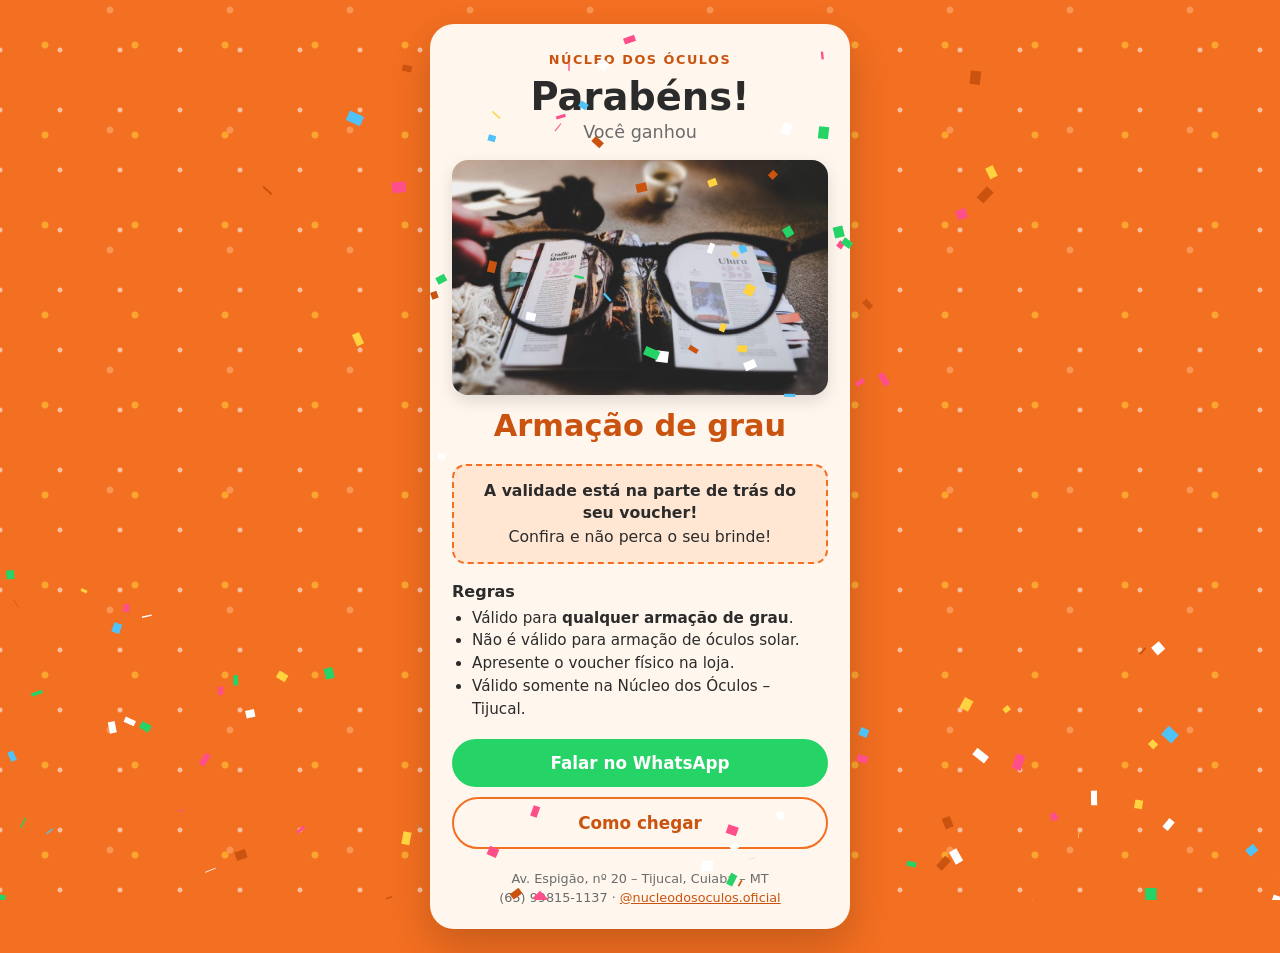
<file: armacao/index.html>
<!doctype html>
<html lang="pt-BR">
<head>
  <meta charset="utf-8">
  <meta name="viewport" content="width=device-width, initial-scale=1">
  <meta name="robots" content="noindex, nofollow">
  <meta name="theme-color" content="#f36f21">
  <title>Você ganhou uma armação! – Núcleo dos Óculos</title>
  <link rel="stylesheet" href="../estilo.css?v=f4ba20aa">
</head>
<body>
  <div class="confete" aria-hidden="true"></div>
  <main class="card">
    <p class="marca">Núcleo dos Óculos</p>
    <h1>Parabéns!<span>Você ganhou</span></h1>
    <img class="foto" src="../img/armacao.jpg" alt="Óculos de grau sobre uma revista" width="960" height="600">
    <p class="premio">Armação de grau</p>

    <section class="aviso">
      <strong>A validade está na parte de trás do seu voucher!</strong>
      Confira e não perca o seu brinde!
    </section>

    <section class="regras">
      <h2>Regras</h2>
      <ul>
          <li>Válido para <strong>qualquer armação de grau</strong>.</li>
          <li>Não é válido para armação de óculos solar.</li>
          <li>Apresente o voucher físico na loja.</li>
          <li>Válido somente na Núcleo dos Óculos – Tijucal.</li>
      </ul>
    </section>

    <a class="btn" href="https://wa.me/5565998151137?text=Ol%C3%A1!%20Ganhei%20um%20voucher%20de%20Arma%C3%A7%C3%A3o%20de%20grau%20e%20quero%20usar.">Falar no WhatsApp</a>
    <a class="btn sec" href="https://www.google.com/maps/search/?api=1&query=N%C3%BAcleo+dos+%C3%93culos+Tijucal+Av.+Espig%C3%A3o+20+Cuiab%C3%A1">Como chegar</a>

    <footer>
      Av. Espigão, nº 20 – Tijucal, Cuiabá – MT<br>
      (65) 99815-1137 · <a href="https://www.instagram.com/nucleodosoculos.oficial/">@nucleodosoculos.oficial</a>
    </footer>
  </main>
  <script src="../confete.js?v=9ba98041" defer></script>
</body>
</html>
</file>
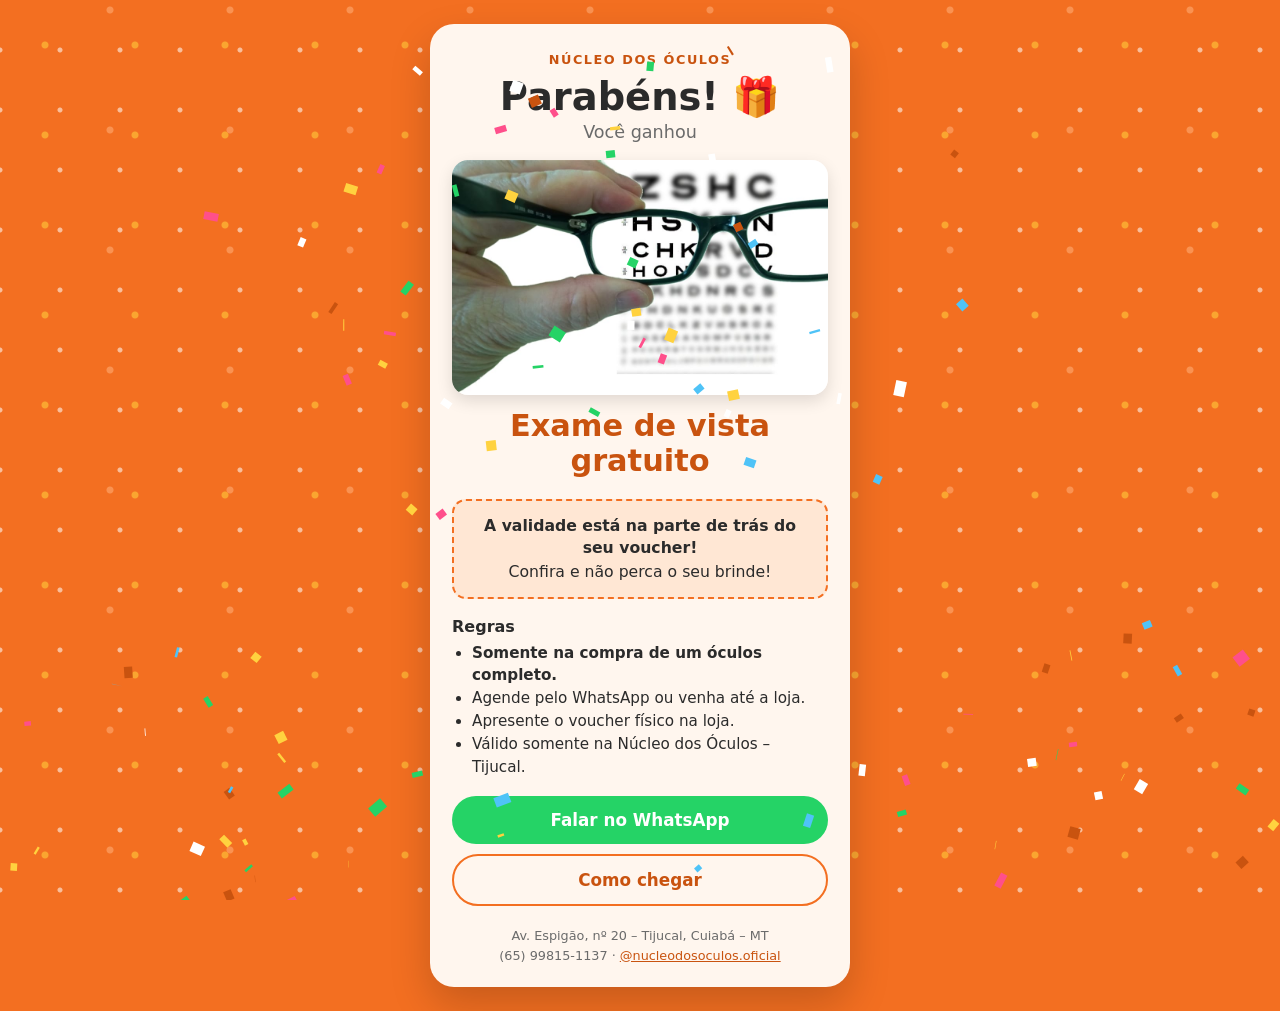
<file: b8zk3w/index.html>
<!doctype html>
<html lang="pt-BR">
<head>
  <meta charset="utf-8">
  <meta name="viewport" content="width=device-width, initial-scale=1">
  <meta name="robots" content="noindex, nofollow">
  <meta name="theme-color" content="#f36f21">
  <title>Você ganhou um exame de vista! – Núcleo dos Óculos</title>
  <link rel="stylesheet" href="../estilo.css?v=f4ba20aa">
</head>
<body>
  <div class="confete" aria-hidden="true"></div>
  <main class="card">
    <p class="marca">Núcleo dos Óculos</p>
    <h1>Parabéns! 🎁<span>Você ganhou</span></h1>
    <img class="foto" src="../img/exame.jpg" alt="Óculos de grau diante de uma tabela de exame de vista" width="960" height="600">
    <p class="premio">Exame de vista gratuito</p>

    <section class="aviso">
      <strong>A validade está na parte de trás do seu voucher!</strong>
      Confira e não perca o seu brinde!
    </section>

    <section class="regras">
      <h2>Regras</h2>
      <ul>
          <li><strong>Somente na compra de um óculos completo.</strong></li>
          <li>Agende pelo WhatsApp ou venha até a loja.</li>
          <li>Apresente o voucher físico na loja.</li>
          <li>Válido somente na Núcleo dos Óculos – Tijucal.</li>
      </ul>
    </section>

    <a class="btn" href="https://wa.me/5565998151137?text=Ol%C3%A1!%20Ganhei%20um%20voucher%20de%20Exame%20de%20vista%20gratuito%20e%20quero%20usar.">Falar no WhatsApp</a>
    <a class="btn sec" href="https://www.google.com/maps/search/?api=1&query=N%C3%BAcleo+dos+%C3%93culos+Tijucal+Av.+Espig%C3%A3o+20+Cuiab%C3%A1">Como chegar</a>

    <footer>
      Av. Espigão, nº 20 – Tijucal, Cuiabá – MT<br>
      (65) 99815-1137 · <a href="https://www.instagram.com/nucleodosoculos.oficial/">@nucleodosoculos.oficial</a>
    </footer>
  </main>
  <script src="../confete.js?v=9ba98041" defer></script>
</body>
</html>
</file>
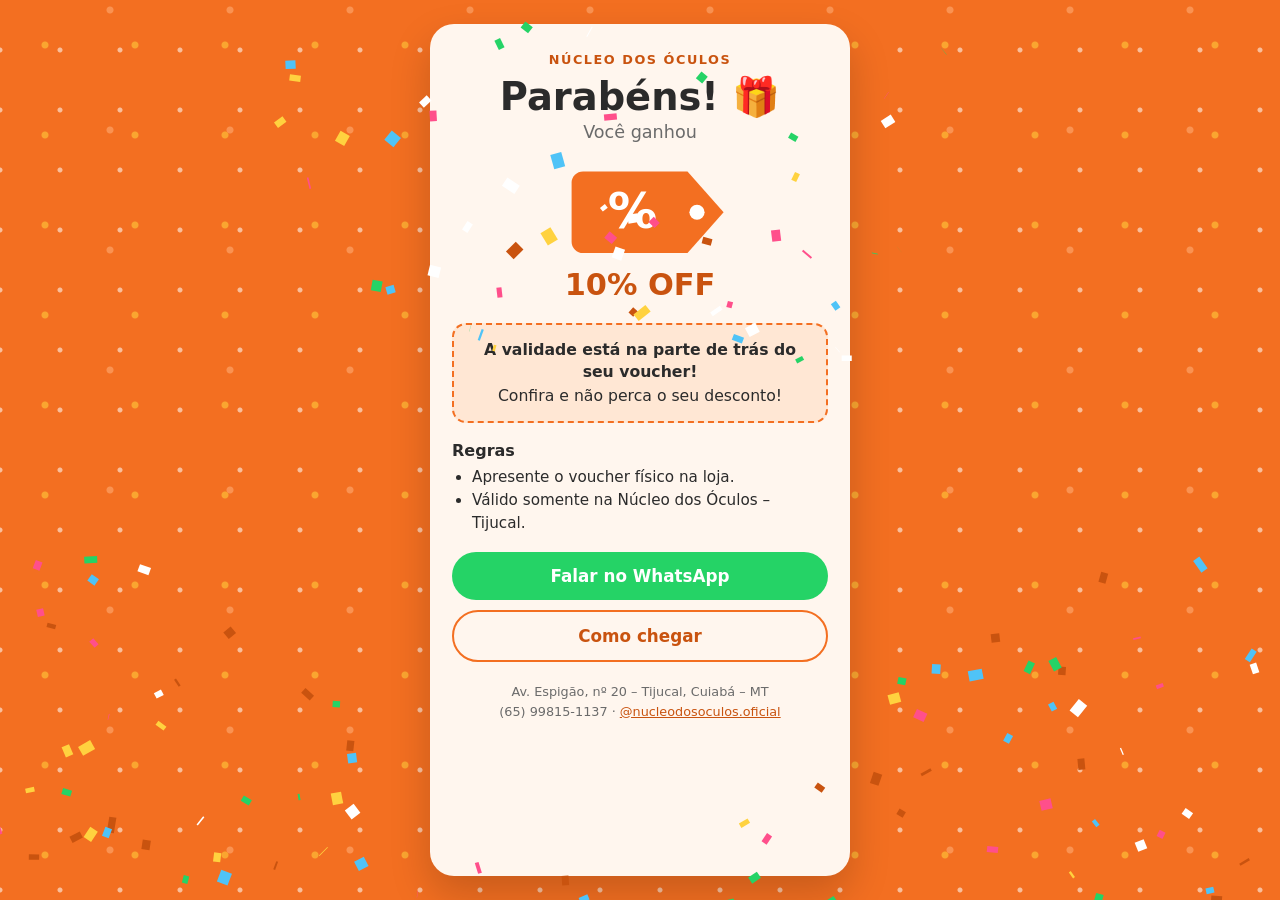
<file: c5nj2p/index.html>
<!doctype html>
<html lang="pt-BR">
<head>
  <meta charset="utf-8">
  <meta name="viewport" content="width=device-width, initial-scale=1">
  <meta name="robots" content="noindex, nofollow">
  <meta name="theme-color" content="#f36f21">
  <title>Você ganhou 10% de desconto! – Núcleo dos Óculos</title>
  <link rel="stylesheet" href="../estilo.css?v=f4ba20aa">
</head>
<body>
  <div class="confete" aria-hidden="true"></div>
  <main class="card">
    <p class="marca">Núcleo dos Óculos</p>
    <h1>Parabéns! 🎁<span>Você ganhou</span></h1>
    <div class="icone"><svg viewBox="0 0 200 110" aria-hidden="true"><path d="M40 12h110l38 43-38 43H40a12 12 0 0 1-12-12V24a12 12 0 0 1 12-12z" fill="currentColor"/><circle cx="160" cy="55" r="8" fill="#fff"/><text x="92" y="72" text-anchor="middle" font-family="system-ui,sans-serif" font-weight="800" font-size="52" fill="#fff">%</text></svg></div>
    <p class="premio">10% OFF</p>

    <section class="aviso">
      <strong>A validade está na parte de trás do seu voucher!</strong>
      Confira e não perca o seu desconto!
    </section>

    <section class="regras">
      <h2>Regras</h2>
      <ul>
          <li>Apresente o voucher físico na loja.</li>
          <li>Válido somente na Núcleo dos Óculos – Tijucal.</li>
      </ul>
    </section>

    <a class="btn" href="https://wa.me/5565998151137?text=Ol%C3%A1!%20Ganhei%20um%20voucher%20de%2010%25%20OFF%20e%20quero%20usar.">Falar no WhatsApp</a>
    <a class="btn sec" href="https://www.google.com/maps/search/?api=1&query=N%C3%BAcleo+dos+%C3%93culos+Tijucal+Av.+Espig%C3%A3o+20+Cuiab%C3%A1">Como chegar</a>

    <footer>
      Av. Espigão, nº 20 – Tijucal, Cuiabá – MT<br>
      (65) 99815-1137 · <a href="https://www.instagram.com/nucleodosoculos.oficial/">@nucleodosoculos.oficial</a>
    </footer>
  </main>
  <script src="../confete.js?v=9ba98041" defer></script>
</body>
</html>
</file>
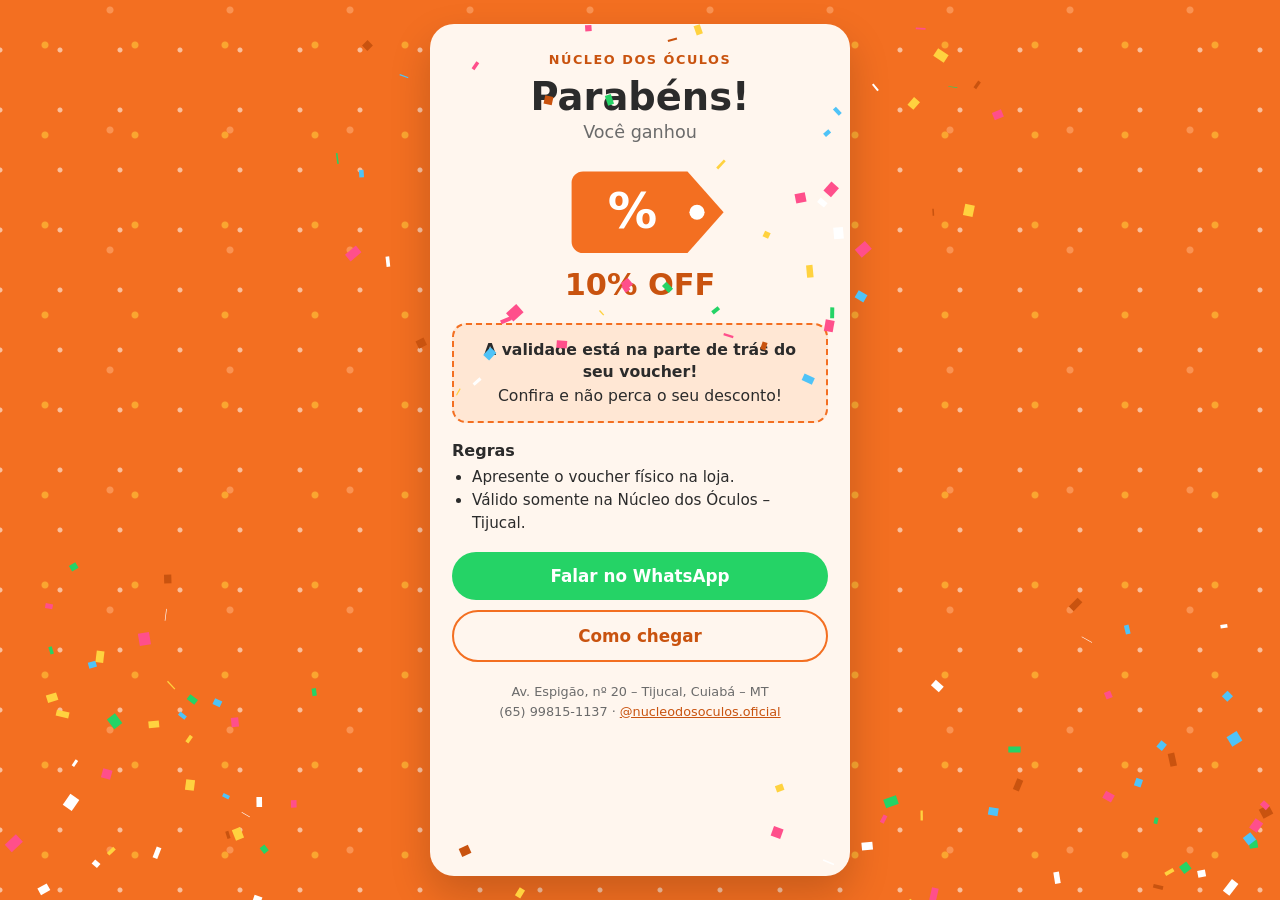
<file: desconto-10/index.html>
<!doctype html>
<html lang="pt-BR">
<head>
  <meta charset="utf-8">
  <meta name="viewport" content="width=device-width, initial-scale=1">
  <meta name="robots" content="noindex, nofollow">
  <meta name="theme-color" content="#f36f21">
  <title>Você ganhou 10% de desconto! – Núcleo dos Óculos</title>
  <link rel="stylesheet" href="../estilo.css?v=f4ba20aa">
</head>
<body>
  <div class="confete" aria-hidden="true"></div>
  <main class="card">
    <p class="marca">Núcleo dos Óculos</p>
    <h1>Parabéns!<span>Você ganhou</span></h1>
    <div class="icone"><svg viewBox="0 0 200 110" aria-hidden="true"><path d="M40 12h110l38 43-38 43H40a12 12 0 0 1-12-12V24a12 12 0 0 1 12-12z" fill="currentColor"/><circle cx="160" cy="55" r="8" fill="#fff"/><text x="92" y="72" text-anchor="middle" font-family="system-ui,sans-serif" font-weight="800" font-size="52" fill="#fff">%</text></svg></div>
    <p class="premio">10% OFF</p>

    <section class="aviso">
      <strong>A validade está na parte de trás do seu voucher!</strong>
      Confira e não perca o seu desconto!
    </section>

    <section class="regras">
      <h2>Regras</h2>
      <ul>
          <li>Apresente o voucher físico na loja.</li>
          <li>Válido somente na Núcleo dos Óculos – Tijucal.</li>
      </ul>
    </section>

    <a class="btn" href="https://wa.me/5565998151137?text=Ol%C3%A1!%20Ganhei%20um%20voucher%20de%2010%25%20OFF%20e%20quero%20usar.">Falar no WhatsApp</a>
    <a class="btn sec" href="https://www.google.com/maps/search/?api=1&query=N%C3%BAcleo+dos+%C3%93culos+Tijucal+Av.+Espig%C3%A3o+20+Cuiab%C3%A1">Como chegar</a>

    <footer>
      Av. Espigão, nº 20 – Tijucal, Cuiabá – MT<br>
      (65) 99815-1137 · <a href="https://www.instagram.com/nucleodosoculos.oficial/">@nucleodosoculos.oficial</a>
    </footer>
  </main>
  <script src="../confete.js?v=9ba98041" defer></script>
</body>
</html>
</file>
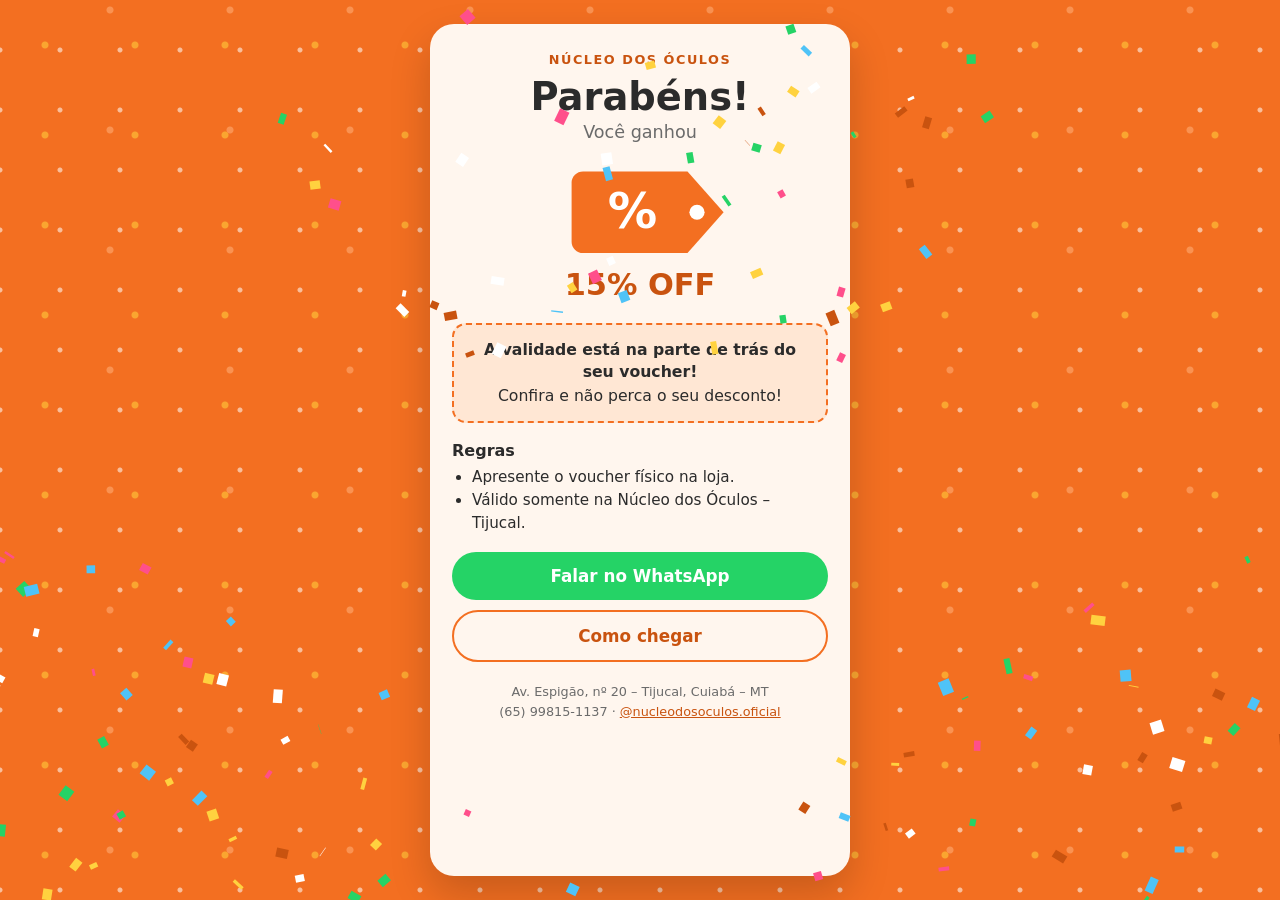
<file: desconto-15/index.html>
<!doctype html>
<html lang="pt-BR">
<head>
  <meta charset="utf-8">
  <meta name="viewport" content="width=device-width, initial-scale=1">
  <meta name="robots" content="noindex, nofollow">
  <meta name="theme-color" content="#f36f21">
  <title>Você ganhou 15% de desconto! – Núcleo dos Óculos</title>
  <link rel="stylesheet" href="../estilo.css?v=f4ba20aa">
</head>
<body>
  <div class="confete" aria-hidden="true"></div>
  <main class="card">
    <p class="marca">Núcleo dos Óculos</p>
    <h1>Parabéns!<span>Você ganhou</span></h1>
    <div class="icone"><svg viewBox="0 0 200 110" aria-hidden="true"><path d="M40 12h110l38 43-38 43H40a12 12 0 0 1-12-12V24a12 12 0 0 1 12-12z" fill="currentColor"/><circle cx="160" cy="55" r="8" fill="#fff"/><text x="92" y="72" text-anchor="middle" font-family="system-ui,sans-serif" font-weight="800" font-size="52" fill="#fff">%</text></svg></div>
    <p class="premio">15% OFF</p>

    <section class="aviso">
      <strong>A validade está na parte de trás do seu voucher!</strong>
      Confira e não perca o seu desconto!
    </section>

    <section class="regras">
      <h2>Regras</h2>
      <ul>
          <li>Apresente o voucher físico na loja.</li>
          <li>Válido somente na Núcleo dos Óculos – Tijucal.</li>
      </ul>
    </section>

    <a class="btn" href="https://wa.me/5565998151137?text=Ol%C3%A1!%20Ganhei%20um%20voucher%20de%2015%25%20OFF%20e%20quero%20usar.">Falar no WhatsApp</a>
    <a class="btn sec" href="https://www.google.com/maps/search/?api=1&query=N%C3%BAcleo+dos+%C3%93culos+Tijucal+Av.+Espig%C3%A3o+20+Cuiab%C3%A1">Como chegar</a>

    <footer>
      Av. Espigão, nº 20 – Tijucal, Cuiabá – MT<br>
      (65) 99815-1137 · <a href="https://www.instagram.com/nucleodosoculos.oficial/">@nucleodosoculos.oficial</a>
    </footer>
  </main>
  <script src="../confete.js?v=9ba98041" defer></script>
</body>
</html>
</file>
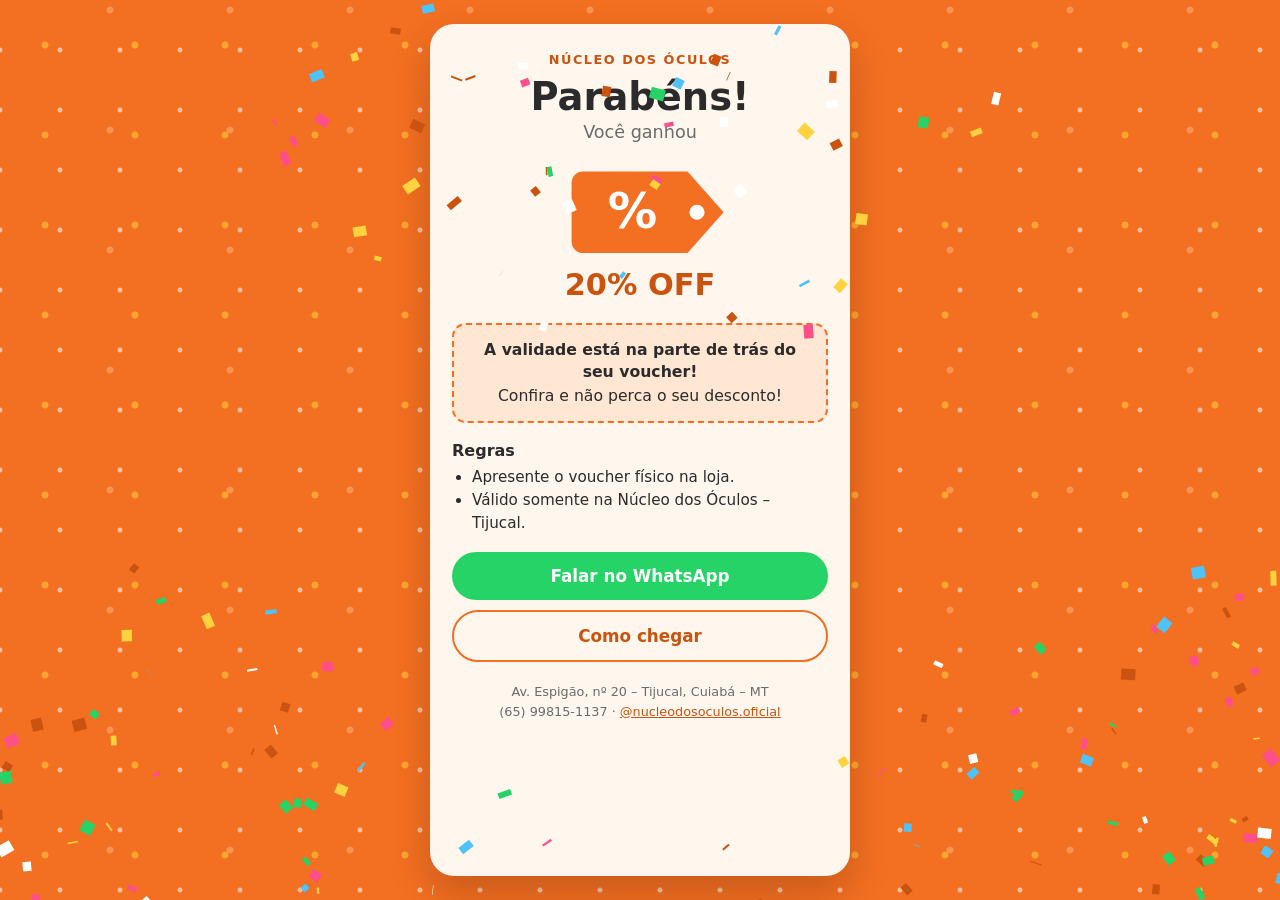
<file: desconto-20/index.html>
<!doctype html>
<html lang="pt-BR">
<head>
  <meta charset="utf-8">
  <meta name="viewport" content="width=device-width, initial-scale=1">
  <meta name="robots" content="noindex, nofollow">
  <meta name="theme-color" content="#f36f21">
  <title>Você ganhou 20% de desconto! – Núcleo dos Óculos</title>
  <link rel="stylesheet" href="../estilo.css?v=f4ba20aa">
</head>
<body>
  <div class="confete" aria-hidden="true"></div>
  <main class="card">
    <p class="marca">Núcleo dos Óculos</p>
    <h1>Parabéns!<span>Você ganhou</span></h1>
    <div class="icone"><svg viewBox="0 0 200 110" aria-hidden="true"><path d="M40 12h110l38 43-38 43H40a12 12 0 0 1-12-12V24a12 12 0 0 1 12-12z" fill="currentColor"/><circle cx="160" cy="55" r="8" fill="#fff"/><text x="92" y="72" text-anchor="middle" font-family="system-ui,sans-serif" font-weight="800" font-size="52" fill="#fff">%</text></svg></div>
    <p class="premio">20% OFF</p>

    <section class="aviso">
      <strong>A validade está na parte de trás do seu voucher!</strong>
      Confira e não perca o seu desconto!
    </section>

    <section class="regras">
      <h2>Regras</h2>
      <ul>
          <li>Apresente o voucher físico na loja.</li>
          <li>Válido somente na Núcleo dos Óculos – Tijucal.</li>
      </ul>
    </section>

    <a class="btn" href="https://wa.me/5565998151137?text=Ol%C3%A1!%20Ganhei%20um%20voucher%20de%2020%25%20OFF%20e%20quero%20usar.">Falar no WhatsApp</a>
    <a class="btn sec" href="https://www.google.com/maps/search/?api=1&query=N%C3%BAcleo+dos+%C3%93culos+Tijucal+Av.+Espig%C3%A3o+20+Cuiab%C3%A1">Como chegar</a>

    <footer>
      Av. Espigão, nº 20 – Tijucal, Cuiabá – MT<br>
      (65) 99815-1137 · <a href="https://www.instagram.com/nucleodosoculos.oficial/">@nucleodosoculos.oficial</a>
    </footer>
  </main>
  <script src="../confete.js?v=9ba98041" defer></script>
</body>
</html>
</file>
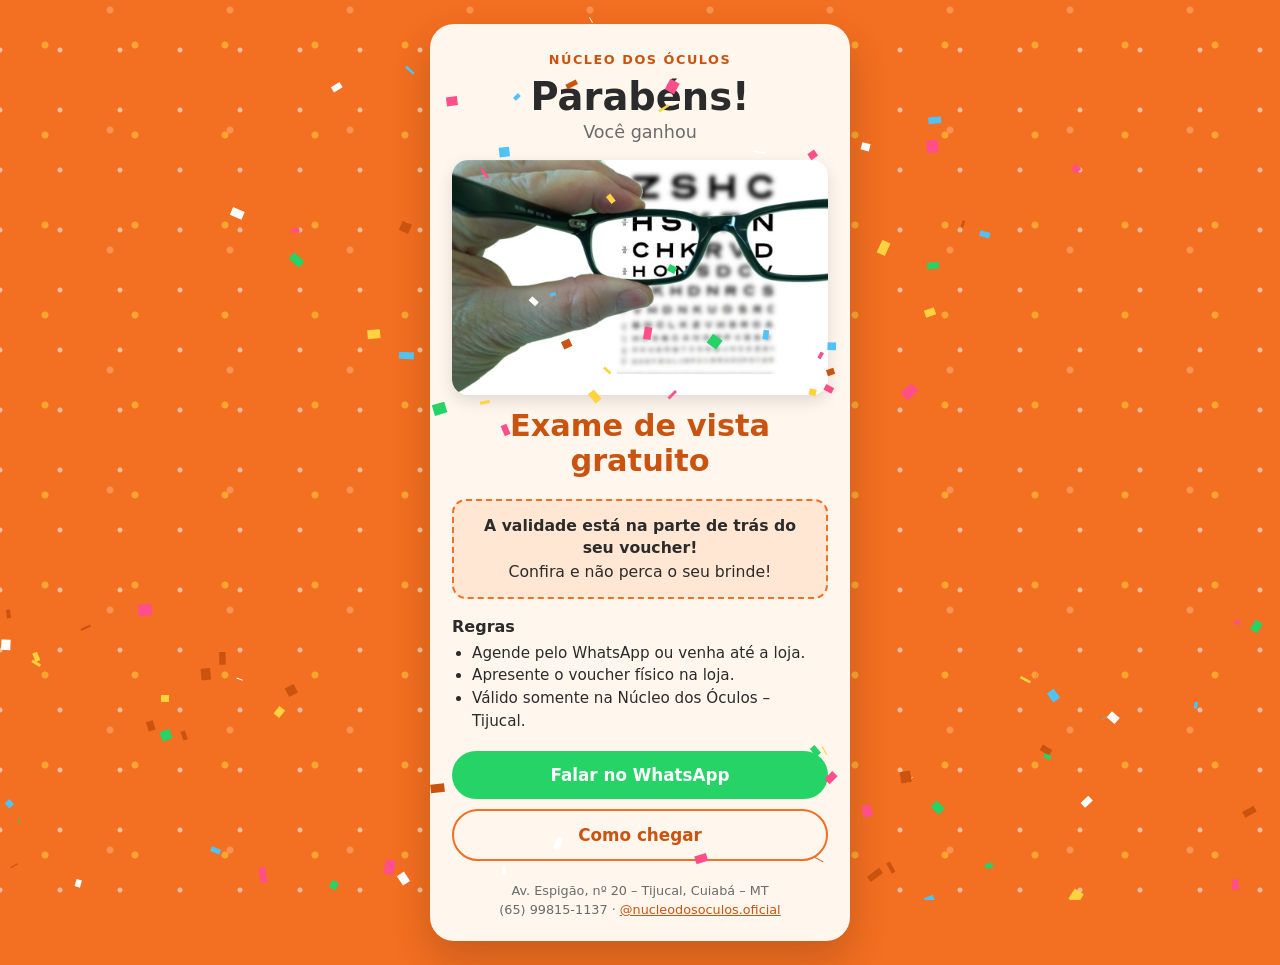
<file: exame/index.html>
<!doctype html>
<html lang="pt-BR">
<head>
  <meta charset="utf-8">
  <meta name="viewport" content="width=device-width, initial-scale=1">
  <meta name="robots" content="noindex, nofollow">
  <meta name="theme-color" content="#f36f21">
  <title>Você ganhou um exame de vista! – Núcleo dos Óculos</title>
  <link rel="stylesheet" href="../estilo.css?v=f4ba20aa">
</head>
<body>
  <div class="confete" aria-hidden="true"></div>
  <main class="card">
    <p class="marca">Núcleo dos Óculos</p>
    <h1>Parabéns!<span>Você ganhou</span></h1>
    <img class="foto" src="../img/exame.jpg" alt="Óculos de grau diante de uma tabela de exame de vista" width="960" height="600">
    <p class="premio">Exame de vista gratuito</p>

    <section class="aviso">
      <strong>A validade está na parte de trás do seu voucher!</strong>
      Confira e não perca o seu brinde!
    </section>

    <section class="regras">
      <h2>Regras</h2>
      <ul>
          <li>Agende pelo WhatsApp ou venha até a loja.</li>
          <li>Apresente o voucher físico na loja.</li>
          <li>Válido somente na Núcleo dos Óculos – Tijucal.</li>
      </ul>
    </section>

    <a class="btn" href="https://wa.me/5565998151137?text=Ol%C3%A1!%20Ganhei%20um%20voucher%20de%20Exame%20de%20vista%20gratuito%20e%20quero%20usar.">Falar no WhatsApp</a>
    <a class="btn sec" href="https://www.google.com/maps/search/?api=1&query=N%C3%BAcleo+dos+%C3%93culos+Tijucal+Av.+Espig%C3%A3o+20+Cuiab%C3%A1">Como chegar</a>

    <footer>
      Av. Espigão, nº 20 – Tijucal, Cuiabá – MT<br>
      (65) 99815-1137 · <a href="https://www.instagram.com/nucleodosoculos.oficial/">@nucleodosoculos.oficial</a>
    </footer>
  </main>
  <script src="../confete.js?v=9ba98041" defer></script>
</body>
</html>
</file>
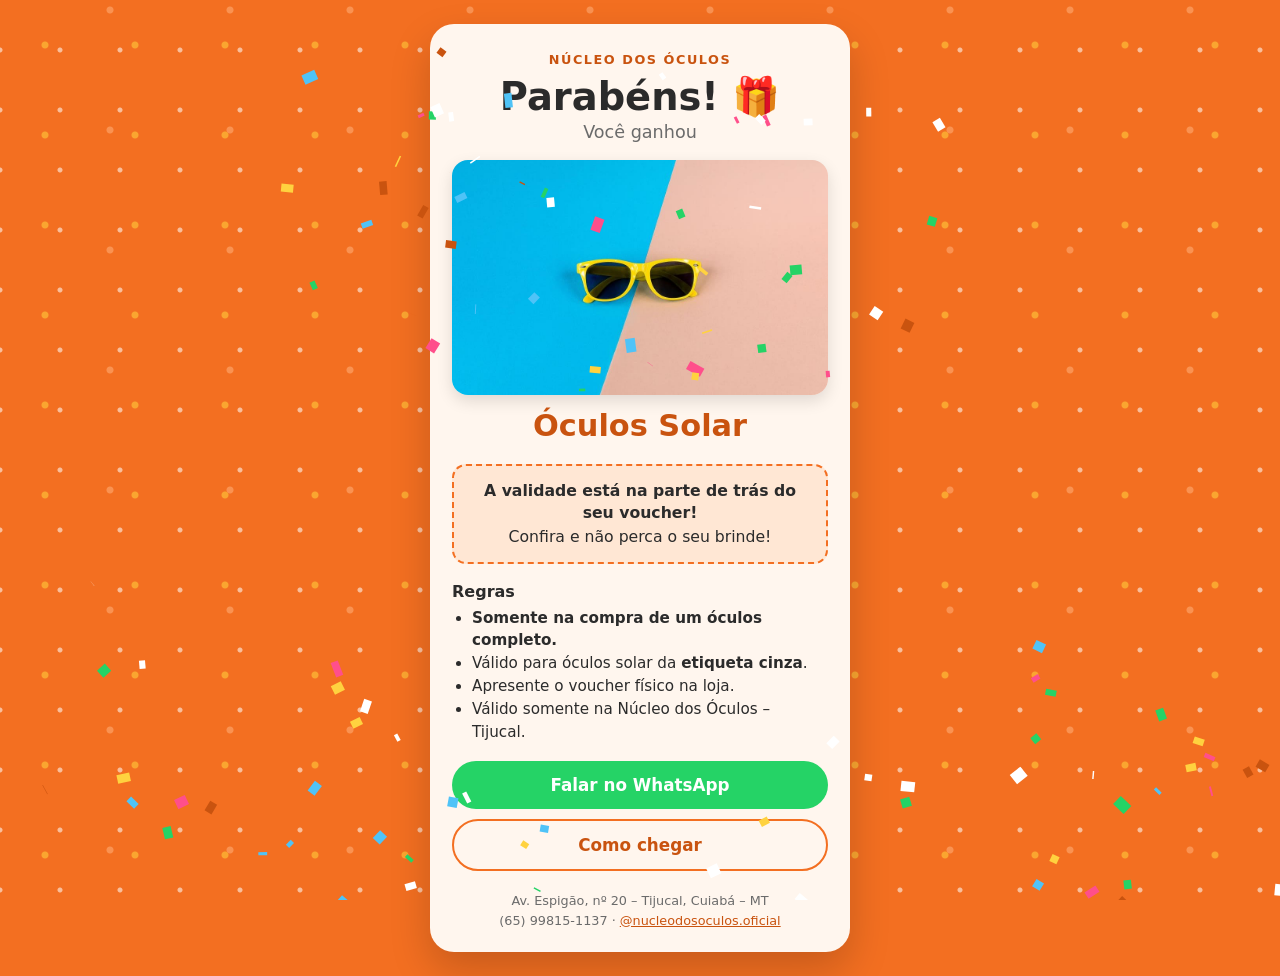
<file: g4r9tx/index.html>
<!doctype html>
<html lang="pt-BR">
<head>
  <meta charset="utf-8">
  <meta name="viewport" content="width=device-width, initial-scale=1">
  <meta name="robots" content="noindex, nofollow">
  <meta name="theme-color" content="#f36f21">
  <title>Você ganhou um óculos solar! – Núcleo dos Óculos</title>
  <link rel="stylesheet" href="../estilo.css?v=f4ba20aa">
</head>
<body>
  <div class="confete" aria-hidden="true"></div>
  <main class="card">
    <p class="marca">Núcleo dos Óculos</p>
    <h1>Parabéns! 🎁<span>Você ganhou</span></h1>
    <img class="foto" src="../img/solar.jpg" alt="Óculos de sol amarelo" width="960" height="600">
    <p class="premio">Óculos Solar</p>

    <section class="aviso">
      <strong>A validade está na parte de trás do seu voucher!</strong>
      Confira e não perca o seu brinde!
    </section>

    <section class="regras">
      <h2>Regras</h2>
      <ul>
          <li><strong>Somente na compra de um óculos completo.</strong></li>
          <li>Válido para óculos solar da <strong>etiqueta cinza</strong>.</li>
          <li>Apresente o voucher físico na loja.</li>
          <li>Válido somente na Núcleo dos Óculos – Tijucal.</li>
      </ul>
    </section>

    <a class="btn" href="https://wa.me/5565998151137?text=Ol%C3%A1!%20Ganhei%20um%20voucher%20de%20%C3%93culos%20Solar%20e%20quero%20usar.">Falar no WhatsApp</a>
    <a class="btn sec" href="https://www.google.com/maps/search/?api=1&query=N%C3%BAcleo+dos+%C3%93culos+Tijucal+Av.+Espig%C3%A3o+20+Cuiab%C3%A1">Como chegar</a>

    <footer>
      Av. Espigão, nº 20 – Tijucal, Cuiabá – MT<br>
      (65) 99815-1137 · <a href="https://www.instagram.com/nucleodosoculos.oficial/">@nucleodosoculos.oficial</a>
    </footer>
  </main>
  <script src="../confete.js?v=9ba98041" defer></script>
</body>
</html>
</file>
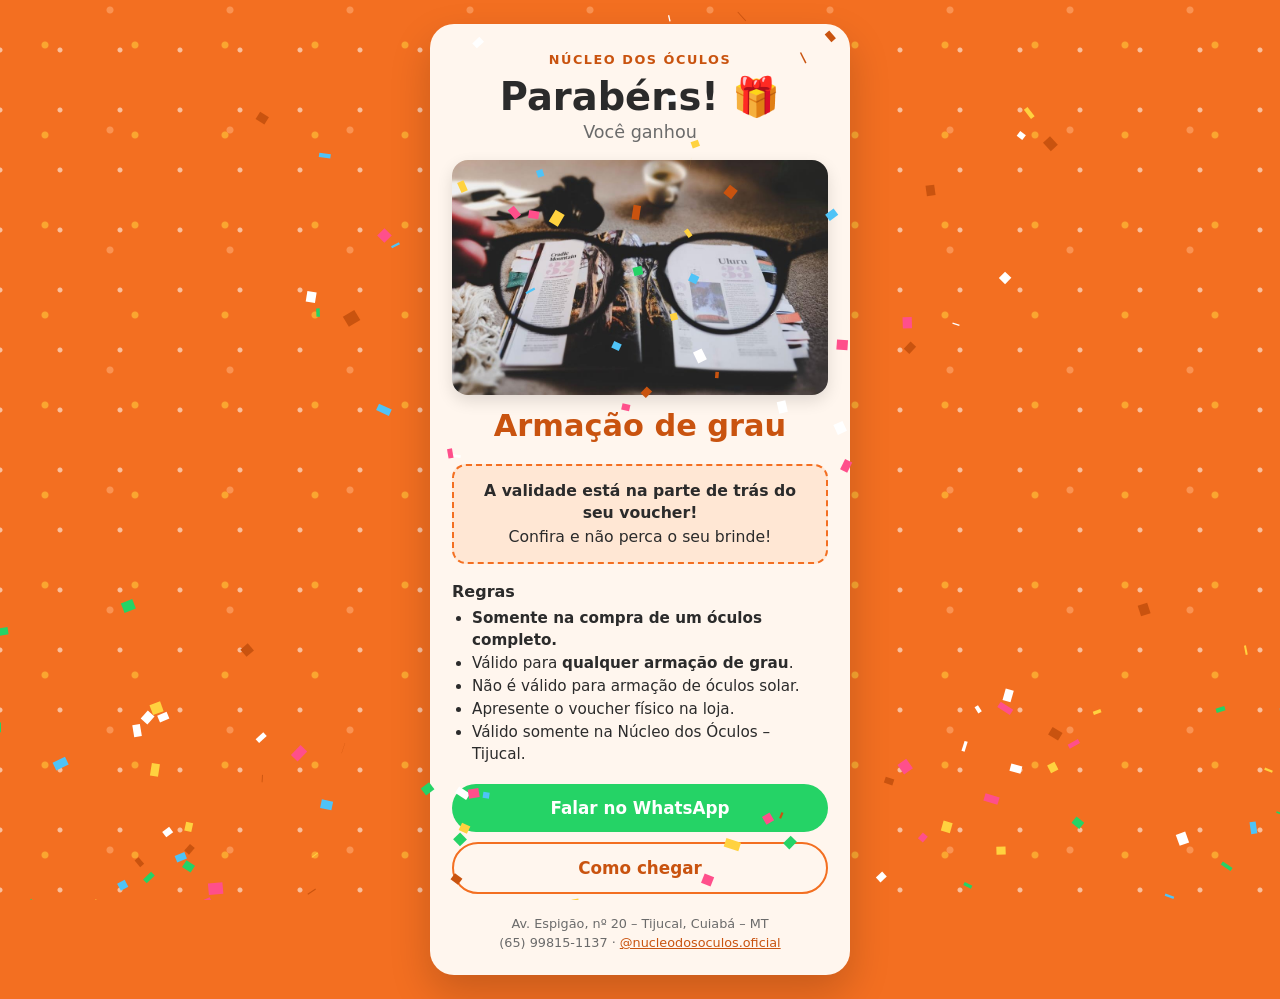
<file: m2qh7v/index.html>
<!doctype html>
<html lang="pt-BR">
<head>
  <meta charset="utf-8">
  <meta name="viewport" content="width=device-width, initial-scale=1">
  <meta name="robots" content="noindex, nofollow">
  <meta name="theme-color" content="#f36f21">
  <title>Você ganhou uma armação! – Núcleo dos Óculos</title>
  <link rel="stylesheet" href="../estilo.css?v=f4ba20aa">
</head>
<body>
  <div class="confete" aria-hidden="true"></div>
  <main class="card">
    <p class="marca">Núcleo dos Óculos</p>
    <h1>Parabéns! 🎁<span>Você ganhou</span></h1>
    <img class="foto" src="../img/armacao.jpg" alt="Óculos de grau sobre uma revista" width="960" height="600">
    <p class="premio">Armação de grau</p>

    <section class="aviso">
      <strong>A validade está na parte de trás do seu voucher!</strong>
      Confira e não perca o seu brinde!
    </section>

    <section class="regras">
      <h2>Regras</h2>
      <ul>
          <li><strong>Somente na compra de um óculos completo.</strong></li>
          <li>Válido para <strong>qualquer armação de grau</strong>.</li>
          <li>Não é válido para armação de óculos solar.</li>
          <li>Apresente o voucher físico na loja.</li>
          <li>Válido somente na Núcleo dos Óculos – Tijucal.</li>
      </ul>
    </section>

    <a class="btn" href="https://wa.me/5565998151137?text=Ol%C3%A1!%20Ganhei%20um%20voucher%20de%20Arma%C3%A7%C3%A3o%20de%20grau%20e%20quero%20usar.">Falar no WhatsApp</a>
    <a class="btn sec" href="https://www.google.com/maps/search/?api=1&query=N%C3%BAcleo+dos+%C3%93culos+Tijucal+Av.+Espig%C3%A3o+20+Cuiab%C3%A1">Como chegar</a>

    <footer>
      Av. Espigão, nº 20 – Tijucal, Cuiabá – MT<br>
      (65) 99815-1137 · <a href="https://www.instagram.com/nucleodosoculos.oficial/">@nucleodosoculos.oficial</a>
    </footer>
  </main>
  <script src="../confete.js?v=9ba98041" defer></script>
</body>
</html>
</file>
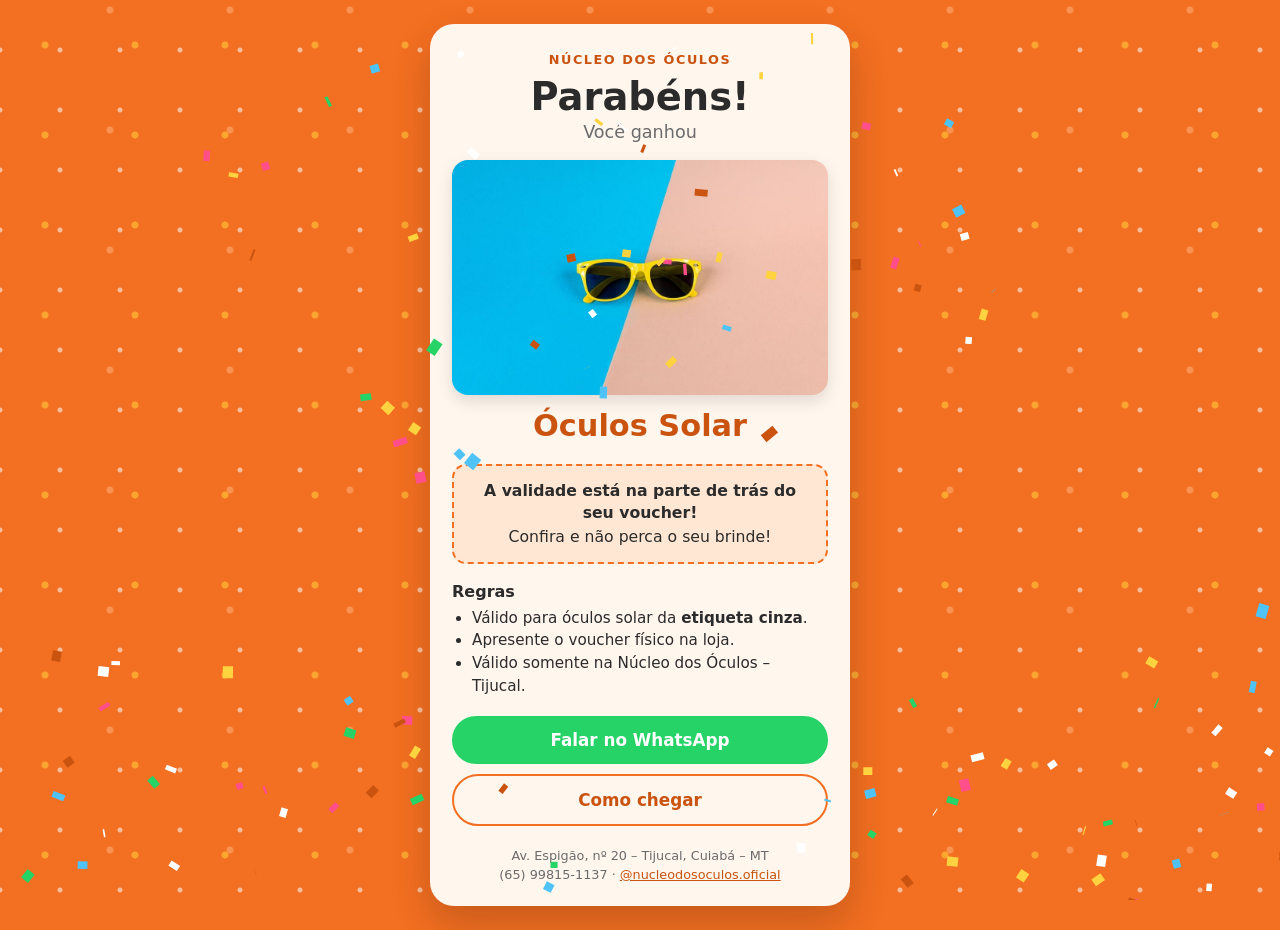
<file: solar/index.html>
<!doctype html>
<html lang="pt-BR">
<head>
  <meta charset="utf-8">
  <meta name="viewport" content="width=device-width, initial-scale=1">
  <meta name="robots" content="noindex, nofollow">
  <meta name="theme-color" content="#f36f21">
  <title>Você ganhou um óculos solar! – Núcleo dos Óculos</title>
  <link rel="stylesheet" href="../estilo.css?v=f4ba20aa">
</head>
<body>
  <div class="confete" aria-hidden="true"></div>
  <main class="card">
    <p class="marca">Núcleo dos Óculos</p>
    <h1>Parabéns!<span>Você ganhou</span></h1>
    <img class="foto" src="../img/solar.jpg" alt="Óculos de sol amarelo" width="960" height="600">
    <p class="premio">Óculos Solar</p>

    <section class="aviso">
      <strong>A validade está na parte de trás do seu voucher!</strong>
      Confira e não perca o seu brinde!
    </section>

    <section class="regras">
      <h2>Regras</h2>
      <ul>
          <li>Válido para óculos solar da <strong>etiqueta cinza</strong>.</li>
          <li>Apresente o voucher físico na loja.</li>
          <li>Válido somente na Núcleo dos Óculos – Tijucal.</li>
      </ul>
    </section>

    <a class="btn" href="https://wa.me/5565998151137?text=Ol%C3%A1!%20Ganhei%20um%20voucher%20de%20%C3%93culos%20Solar%20e%20quero%20usar.">Falar no WhatsApp</a>
    <a class="btn sec" href="https://www.google.com/maps/search/?api=1&query=N%C3%BAcleo+dos+%C3%93culos+Tijucal+Av.+Espig%C3%A3o+20+Cuiab%C3%A1">Como chegar</a>

    <footer>
      Av. Espigão, nº 20 – Tijucal, Cuiabá – MT<br>
      (65) 99815-1137 · <a href="https://www.instagram.com/nucleodosoculos.oficial/">@nucleodosoculos.oficial</a>
    </footer>
  </main>
  <script src="../confete.js?v=9ba98041" defer></script>
</body>
</html>
</file>
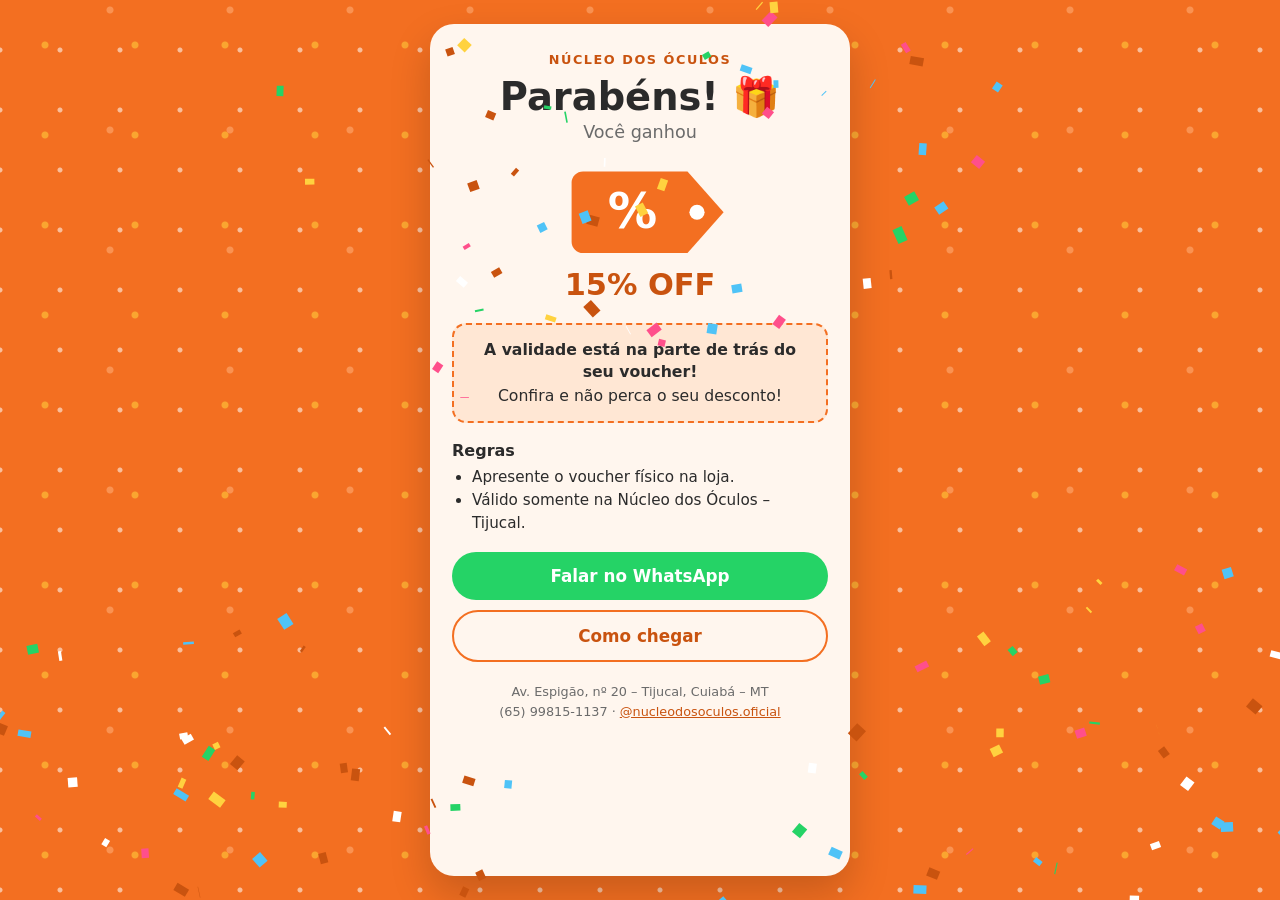
<file: t9fx6d/index.html>
<!doctype html>
<html lang="pt-BR">
<head>
  <meta charset="utf-8">
  <meta name="viewport" content="width=device-width, initial-scale=1">
  <meta name="robots" content="noindex, nofollow">
  <meta name="theme-color" content="#f36f21">
  <title>Você ganhou 15% de desconto! – Núcleo dos Óculos</title>
  <link rel="stylesheet" href="../estilo.css?v=f4ba20aa">
</head>
<body>
  <div class="confete" aria-hidden="true"></div>
  <main class="card">
    <p class="marca">Núcleo dos Óculos</p>
    <h1>Parabéns! 🎁<span>Você ganhou</span></h1>
    <div class="icone"><svg viewBox="0 0 200 110" aria-hidden="true"><path d="M40 12h110l38 43-38 43H40a12 12 0 0 1-12-12V24a12 12 0 0 1 12-12z" fill="currentColor"/><circle cx="160" cy="55" r="8" fill="#fff"/><text x="92" y="72" text-anchor="middle" font-family="system-ui,sans-serif" font-weight="800" font-size="52" fill="#fff">%</text></svg></div>
    <p class="premio">15% OFF</p>

    <section class="aviso">
      <strong>A validade está na parte de trás do seu voucher!</strong>
      Confira e não perca o seu desconto!
    </section>

    <section class="regras">
      <h2>Regras</h2>
      <ul>
          <li>Apresente o voucher físico na loja.</li>
          <li>Válido somente na Núcleo dos Óculos – Tijucal.</li>
      </ul>
    </section>

    <a class="btn" href="https://wa.me/5565998151137?text=Ol%C3%A1!%20Ganhei%20um%20voucher%20de%2015%25%20OFF%20e%20quero%20usar.">Falar no WhatsApp</a>
    <a class="btn sec" href="https://www.google.com/maps/search/?api=1&query=N%C3%BAcleo+dos+%C3%93culos+Tijucal+Av.+Espig%C3%A3o+20+Cuiab%C3%A1">Como chegar</a>

    <footer>
      Av. Espigão, nº 20 – Tijucal, Cuiabá – MT<br>
      (65) 99815-1137 · <a href="https://www.instagram.com/nucleodosoculos.oficial/">@nucleodosoculos.oficial</a>
    </footer>
  </main>
  <script src="../confete.js?v=9ba98041" defer></script>
</body>
</html>
</file>
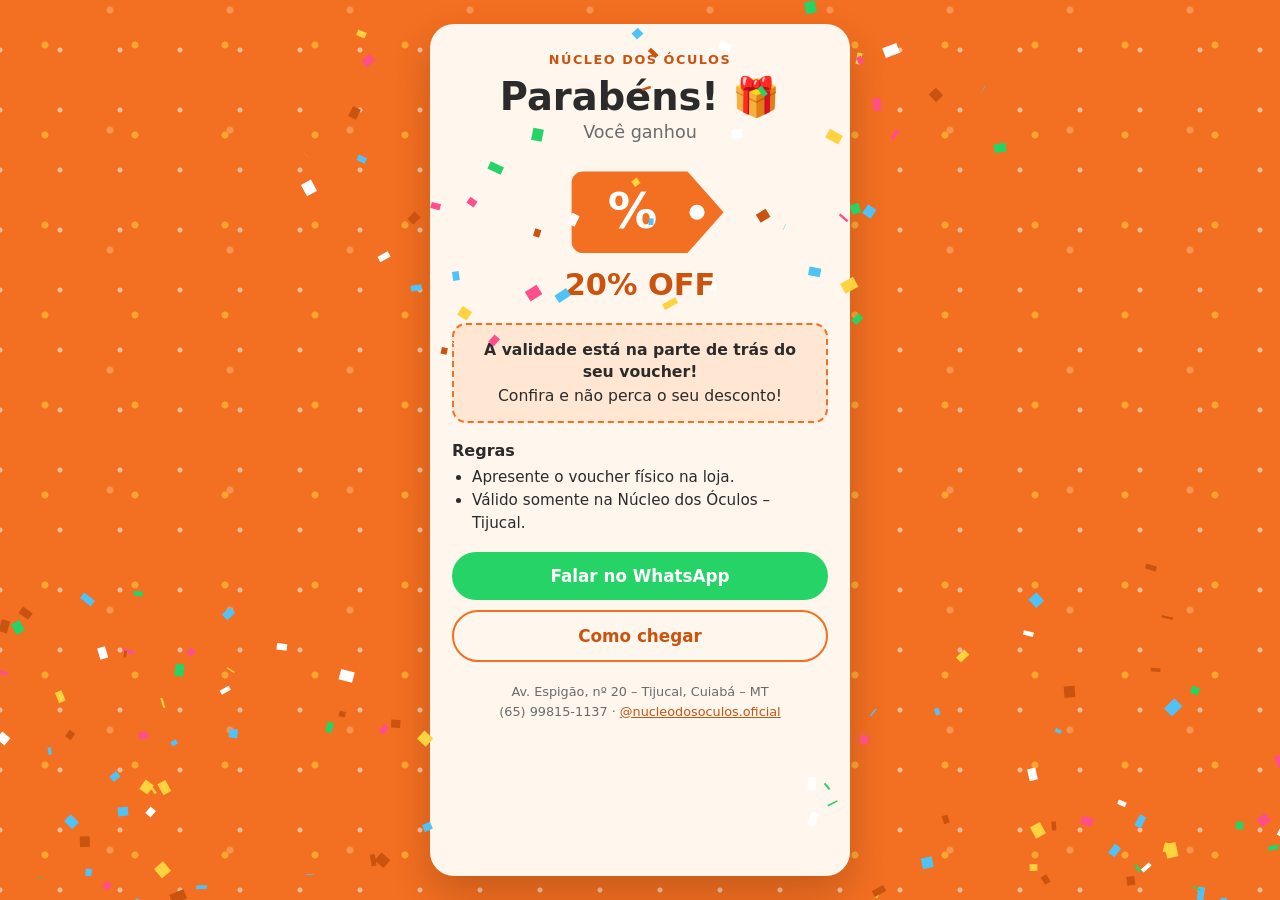
<file: w3ly8s/index.html>
<!doctype html>
<html lang="pt-BR">
<head>
  <meta charset="utf-8">
  <meta name="viewport" content="width=device-width, initial-scale=1">
  <meta name="robots" content="noindex, nofollow">
  <meta name="theme-color" content="#f36f21">
  <title>Você ganhou 20% de desconto! – Núcleo dos Óculos</title>
  <link rel="stylesheet" href="../estilo.css?v=f4ba20aa">
</head>
<body>
  <div class="confete" aria-hidden="true"></div>
  <main class="card">
    <p class="marca">Núcleo dos Óculos</p>
    <h1>Parabéns! 🎁<span>Você ganhou</span></h1>
    <div class="icone"><svg viewBox="0 0 200 110" aria-hidden="true"><path d="M40 12h110l38 43-38 43H40a12 12 0 0 1-12-12V24a12 12 0 0 1 12-12z" fill="currentColor"/><circle cx="160" cy="55" r="8" fill="#fff"/><text x="92" y="72" text-anchor="middle" font-family="system-ui,sans-serif" font-weight="800" font-size="52" fill="#fff">%</text></svg></div>
    <p class="premio">20% OFF</p>

    <section class="aviso">
      <strong>A validade está na parte de trás do seu voucher!</strong>
      Confira e não perca o seu desconto!
    </section>

    <section class="regras">
      <h2>Regras</h2>
      <ul>
          <li>Apresente o voucher físico na loja.</li>
          <li>Válido somente na Núcleo dos Óculos – Tijucal.</li>
      </ul>
    </section>

    <a class="btn" href="https://wa.me/5565998151137?text=Ol%C3%A1!%20Ganhei%20um%20voucher%20de%2020%25%20OFF%20e%20quero%20usar.">Falar no WhatsApp</a>
    <a class="btn sec" href="https://www.google.com/maps/search/?api=1&query=N%C3%BAcleo+dos+%C3%93culos+Tijucal+Av.+Espig%C3%A3o+20+Cuiab%C3%A1">Como chegar</a>

    <footer>
      Av. Espigão, nº 20 – Tijucal, Cuiabá – MT<br>
      (65) 99815-1137 · <a href="https://www.instagram.com/nucleodosoculos.oficial/">@nucleodosoculos.oficial</a>
    </footer>
  </main>
  <script src="../confete.js?v=9ba98041" defer></script>
</body>
</html>
</file>
<file: estilo.css>
:root {
  --laranja: #f36f21;
  --laranja-escuro: #c9530f;
  --creme: #fff6ee;
  --texto: #2b2b2b;
  --suave: #6b6b6b;
}
* { box-sizing: border-box; margin: 0; }
body {
  min-height: 100vh;
  font-family: system-ui, -apple-system, "Segoe UI", Roboto, sans-serif;
  color: var(--texto);
  background: var(--laranja);
  display: flex;
  justify-content: center;
  padding: 24px 16px;
}
.confete {
  position: fixed; inset: 0; pointer-events: none;
  background-image:
    radial-gradient(circle, #ffd23f 3px, transparent 4px),
    radial-gradient(circle, #fff 2px, transparent 3px),
    radial-gradient(circle, #ffb07a 3px, transparent 4px);
  background-size: 90px 90px, 60px 60px, 120px 120px;
  background-position: 0 0, 30px 20px, 50px 70px;
  opacity: .55;
  animation: cai 12s linear infinite;
}
@keyframes cai { to { background-position: 0 900px, 30px 620px, 50px 1270px; } }
@media (prefers-reduced-motion: reduce) { .confete { animation: none; } }

.card {
  position: relative;
  width: 100%; max-width: 420px;
  background: var(--creme);
  border-radius: 24px;
  padding: 28px 22px 22px;
  text-align: center;
  box-shadow: 0 18px 40px rgba(0,0,0,.18);
  animation: surge .6s cubic-bezier(.2,.9,.3,1.2) both;
}
@keyframes surge { from { transform: translateY(24px) scale(.96); opacity: 0; } }

.marca {
  font-size: .8rem; font-weight: 700; letter-spacing: .12em; text-transform: uppercase;
  color: var(--laranja-escuro);
}
h1 { font-size: 2.4rem; line-height: 1.05; margin-top: 10px; }
h1 span { display: block; font-size: 1.1rem; font-weight: 500; color: var(--suave); margin-top: 6px; }

.icone { color: var(--laranja); width: 190px; max-width: 100%; margin: 18px auto 4px; }
.icone svg { width: 100%; height: auto; display: block; }
.foto {
  display: block; width: 100%; height: auto; aspect-ratio: 16 / 10; object-fit: cover;
  margin: 18px 0 14px; border-radius: 16px;
  box-shadow: 0 6px 16px rgba(0,0,0,.12);
}

.premio {
  font-size: 1.9rem; font-weight: 800; color: var(--laranja-escuro);
  line-height: 1.15;
}

.aviso {
  margin-top: 20px; padding: 14px 16px;
  background: #ffe7d4; border: 2px dashed var(--laranja);
  border-radius: 14px; font-size: .98rem; line-height: 1.4;
}
.aviso strong { display: block; margin-bottom: 2px; }

.regras { text-align: left; margin-top: 18px; }
.regras h2 { font-size: 1rem; margin-bottom: 6px; }
.regras ul { padding-left: 20px; line-height: 1.5; font-size: .95rem; }

.btn {
  display: block; margin-top: 18px; padding: 14px;
  background: #25d366; color: #fff; font-weight: 700; text-decoration: none;
  border-radius: 999px; font-size: 1.05rem;
}
.btn:not(.sec) { animation: pulse 2.4s ease-out 1.2s infinite; }
@keyframes pulse {
  0%   { box-shadow: 0 0 0 0 rgba(37, 211, 102, .55); transform: scale(1); }
  15%  { transform: scale(1.03); }
  30%  { transform: scale(1); }
  70%  { box-shadow: 0 0 0 14px rgba(37, 211, 102, 0); }
  100% { box-shadow: 0 0 0 0 rgba(37, 211, 102, 0); }
}
@media (prefers-reduced-motion: reduce) { .btn:not(.sec) { animation: none; } }
.btn.sec {
  margin-top: 10px; background: transparent; color: var(--laranja-escuro);
  border: 2px solid var(--laranja);
}

footer { margin-top: 20px; font-size: .8rem; color: var(--suave); line-height: 1.5; }
footer a { color: var(--laranja-escuro); }
</file>
